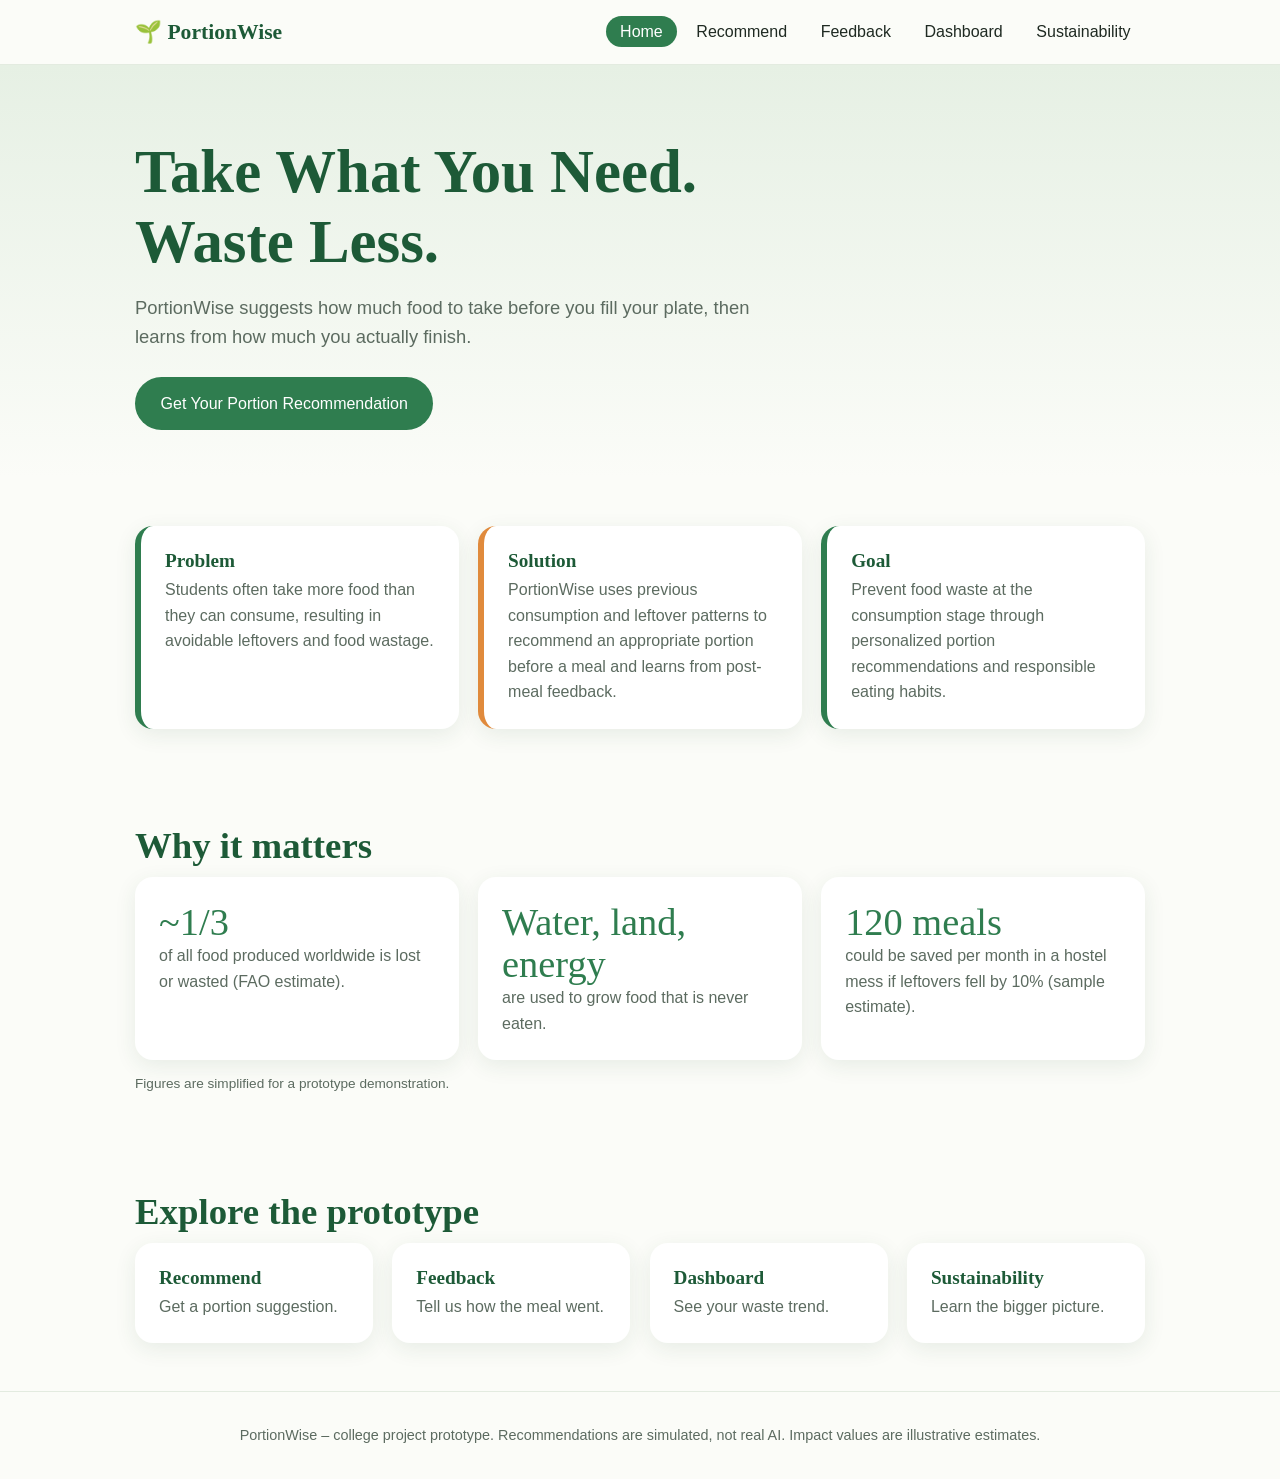
<file: index.html>
<!DOCTYPE html>
<html lang="en"><head><meta charset="UTF-8">
<meta name="viewport" content="width=device-width, initial-scale=1">
<title>Home | PortionWise</title><link rel="stylesheet" href="style.css"></head>
<body>
<nav><div class="wrap nav-in"><a class="logo" href="index.html">🌱 PortionWise</a>
<button class="burger" id="burger" aria-label="Menu">☰</button>
<ul class="links" id="links"><li><a href="index.html" class=active>Home</a></li><li><a href="recommend.html">Recommend</a></li><li><a href="feedback.html">Feedback</a></li><li><a href="dashboard.html">Dashboard</a></li><li><a href="sustainability.html">Sustainability</a></li></ul></div></nav>

<header class="hero"><div class="wrap">
<h1>Take What You Need.<br>Waste Less.</h1>
<p class="lead">PortionWise suggests how much food to take before you fill your plate, then learns from how much you actually finish.</p>
<a class="btn" href="recommend.html">Get Your Portion Recommendation</a></div></header>
<section><div class="wrap">
<div class="three">
<div class="card fade"><h3>Problem</h3><p>Students often take more food than they can consume, resulting in avoidable leftovers and food wastage.</p></div>
<div class="card fade"><h3>Solution</h3><p>PortionWise uses previous consumption and leftover patterns to recommend an appropriate portion before a meal and learns from post-meal feedback.</p></div>
<div class="card fade"><h3>Goal</h3><p>Prevent food waste at the consumption stage through personalized portion recommendations and responsible eating habits.</p></div>
</div></div></section>
<section><div class="wrap"><h2>Why it matters</h2>
<div class="grid">
<div class="card fade"><div class="big">~1/3</div><p>of all food produced worldwide is lost or wasted (FAO estimate).</p></div>
<div class="card fade"><div class="big">Water, land, energy</div><p>are used to grow food that is never eaten.</p></div>
<div class="card fade"><div class="big">120 meals</div><p>could be saved per month in a hostel mess if leftovers fell by 10% (sample estimate).</p></div>
</div>
<p class="note">Figures are simplified for a prototype demonstration.</p></div></section>
<section><div class="wrap"><h2>Explore the prototype</h2><div class="grid">
<a class="card" href="recommend.html"><h3>Recommend</h3><p>Get a portion suggestion.</p></a>
<a class="card" href="feedback.html"><h3>Feedback</h3><p>Tell us how the meal went.</p></a>
<a class="card" href="dashboard.html"><h3>Dashboard</h3><p>See your waste trend.</p></a>
<a class="card" href="sustainability.html"><h3>Sustainability</h3><p>Learn the bigger picture.</p></a></div></div></section>
<footer>PortionWise – college project prototype. Recommendations are simulated, not real AI. Impact values are illustrative estimates.</footer>
<script src="script.js"></script></body></html>
</file>
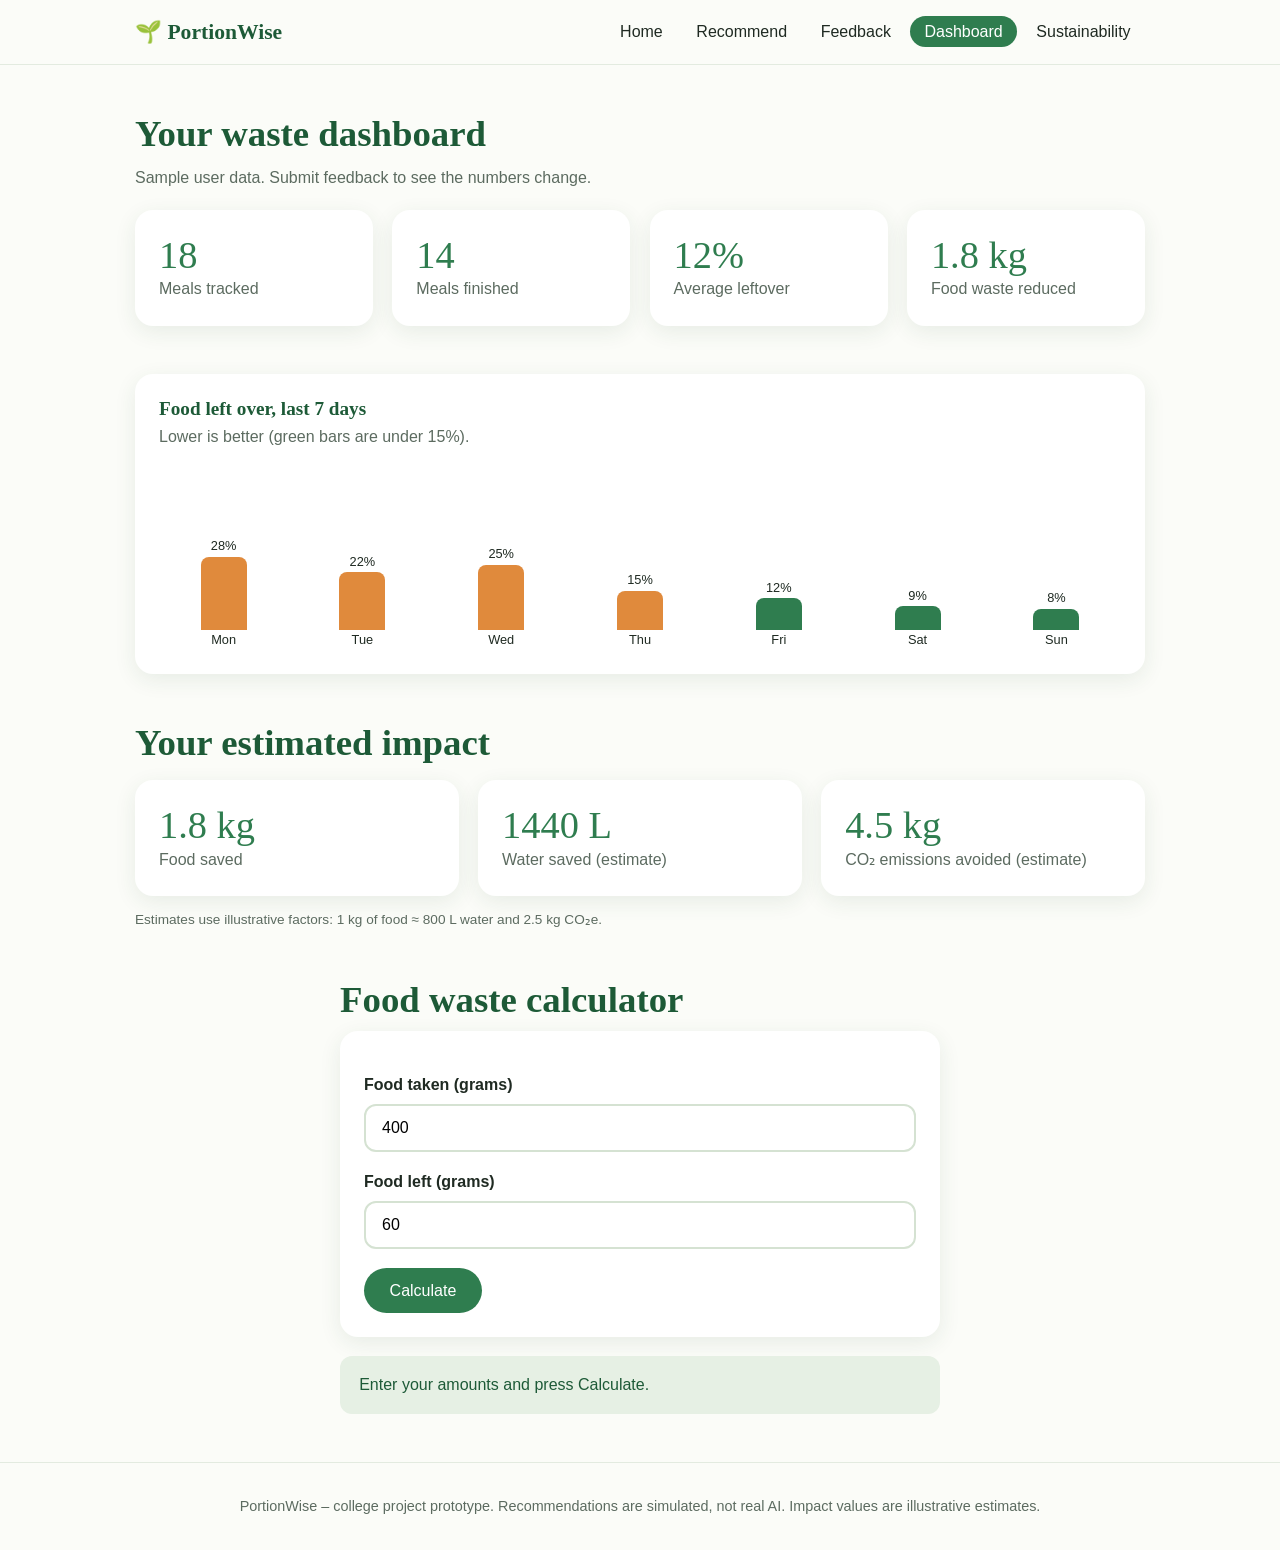
<file: dashboard.html>
<!DOCTYPE html>
<html lang="en"><head><meta charset="UTF-8">
<meta name="viewport" content="width=device-width, initial-scale=1">
<title>Dashboard | PortionWise</title><link rel="stylesheet" href="style.css"></head>
<body>
<nav><div class="wrap nav-in"><a class="logo" href="index.html">🌱 PortionWise</a>
<button class="burger" id="burger" aria-label="Menu">☰</button>
<ul class="links" id="links"><li><a href="index.html">Home</a></li><li><a href="recommend.html">Recommend</a></li><li><a href="feedback.html">Feedback</a></li><li><a href="dashboard.html" class=active>Dashboard</a></li><li><a href="sustainability.html">Sustainability</a></li></ul></div></nav>

<section><div class="wrap"><h2>Your waste dashboard</h2><p>Sample user data. Submit feedback to see the numbers change.</p>
<div class="grid" style="margin-top:1.2rem">
<div class="card"><div class="big" data-stat="mealsTracked"></div><p>Meals tracked</p></div>
<div class="card"><div class="big" data-stat="mealsFinished"></div><p>Meals finished</p></div>
<div class="card"><div class="big" data-stat="averageLeftover"></div><p>Average leftover</p></div>
<div class="card"><div class="big" data-stat="foodSaved"></div><p>Food waste reduced</p></div></div></div></section>
<section style="padding-top:0"><div class="wrap"><div class="card"><h3>Food left over, last 7 days</h3>
<p>Lower is better (green bars are under 15%).</p><div class="chart" id="chart"></div></div></div></section>
<section style="padding-top:0"><div class="wrap"><h2>Your estimated impact</h2>
<div class="grid" style="margin-top:1rem">
<div class="card"><div class="big" id="iFood"></div><p>Food saved</p></div>
<div class="card"><div class="big" id="iWater"></div><p>Water saved (estimate)</p></div>
<div class="card"><div class="big" id="iCo2"></div><p>CO₂ emissions avoided (estimate)</p></div></div>
<p class="note">Estimates use illustrative factors: 1 kg of food ≈ 800 L water and 2.5 kg CO₂e.</p></div></section>
<section style="padding-top:0"><div class="wrap form"><h2>Food waste calculator</h2>
<form id="calcForm" class="card"><label for="taken">Food taken (grams)</label><input id="taken" type="number" min="1" value="400">
<label for="leftG">Food left (grams)</label><input id="leftG" type="number" min="0" value="60">
<p style="margin-top:1.2rem"><button class="btn" type="submit">Calculate</button></p></form>
<div class="msg show" id="calcOut" role="status">Enter your amounts and press Calculate.</div></div></section>
<footer>PortionWise – college project prototype. Recommendations are simulated, not real AI. Impact values are illustrative estimates.</footer>
<script src="script.js"></script></body></html>
</file>
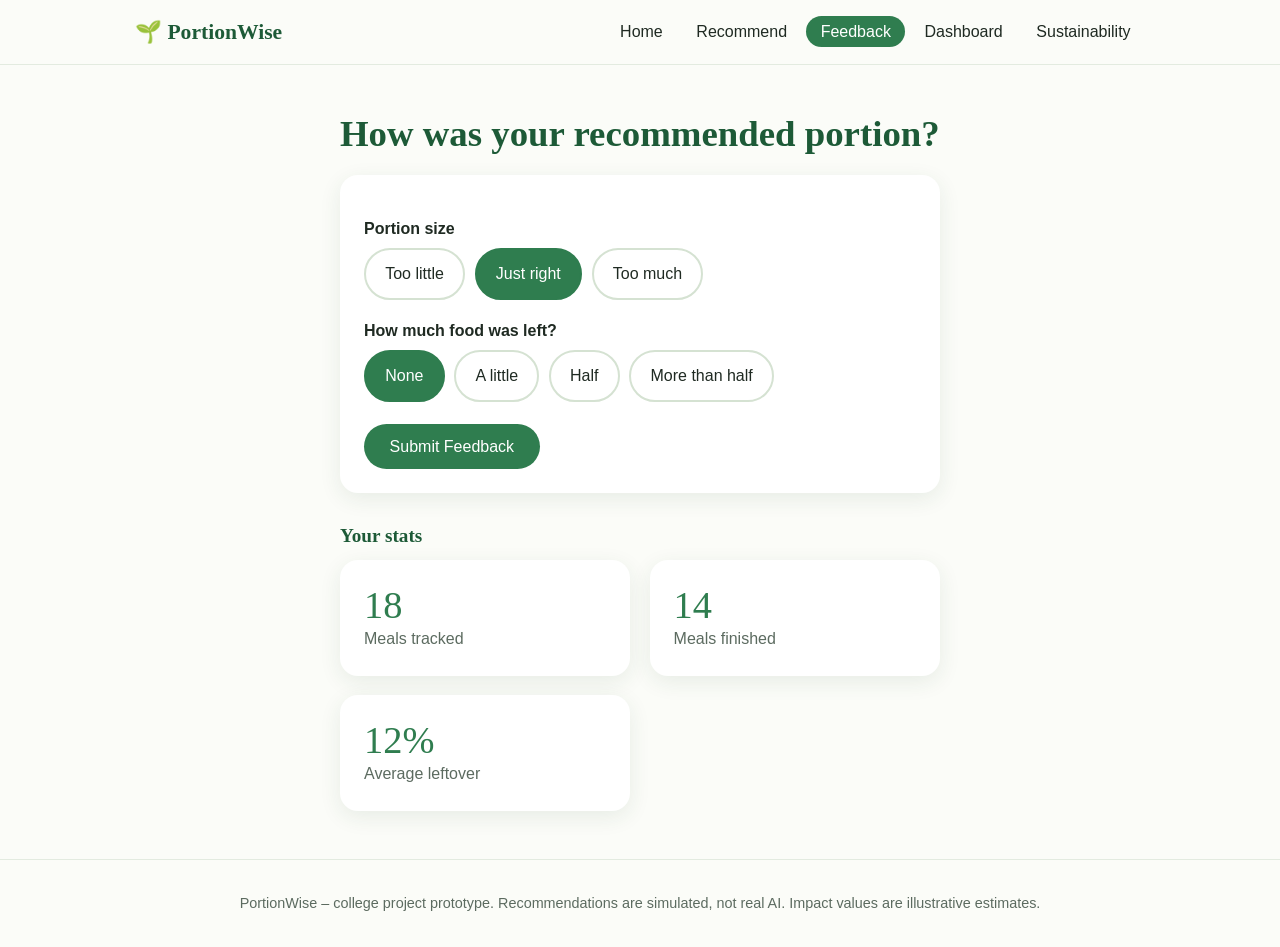
<file: feedback.html>
<!DOCTYPE html>
<html lang="en"><head><meta charset="UTF-8">
<meta name="viewport" content="width=device-width, initial-scale=1">
<title>Feedback | PortionWise</title><link rel="stylesheet" href="style.css"></head>
<body>
<nav><div class="wrap nav-in"><a class="logo" href="index.html">🌱 PortionWise</a>
<button class="burger" id="burger" aria-label="Menu">☰</button>
<ul class="links" id="links"><li><a href="index.html">Home</a></li><li><a href="recommend.html">Recommend</a></li><li><a href="feedback.html" class=active>Feedback</a></li><li><a href="dashboard.html">Dashboard</a></li><li><a href="sustainability.html">Sustainability</a></li></ul></div></nav>

<section><div class="wrap form"><h2>How was your recommended portion?</h2>
<form id="fbForm" class="card" style="margin-top:1.2rem">
<span class="q">Portion size</span><div class="opts">
<input type="radio" name="size" id="s1" value="little"><label for="s1">Too little</label>
<input type="radio" name="size" id="s2" value="right" checked><label for="s2">Just right</label>
<input type="radio" name="size" id="s3" value="much"><label for="s3">Too much</label></div>
<span class="q">How much food was left?</span><div class="opts">
<input type="radio" name="left" id="l1" value="none" checked><label for="l1">None</label>
<input type="radio" name="left" id="l2" value="little"><label for="l2">A little</label>
<input type="radio" name="left" id="l3" value="half"><label for="l3">Half</label>
<input type="radio" name="left" id="l4" value="more"><label for="l4">More than half</label></div>
<p style="margin-top:1.4rem"><button class="btn" type="submit">Submit Feedback</button></p></form>
<div id="fbMsg" class="msg" role="status"></div>
<h3 style="margin-top:2rem">Your stats</h3>
<div class="grid" style="margin-top:.8rem">
<div class="card"><div class="big" data-stat="mealsTracked"></div><p>Meals tracked</p></div>
<div class="card"><div class="big" data-stat="mealsFinished"></div><p>Meals finished</p></div>
<div class="card"><div class="big" data-stat="averageLeftover"></div><p>Average leftover</p></div></div>
</div></section>
<footer>PortionWise – college project prototype. Recommendations are simulated, not real AI. Impact values are illustrative estimates.</footer>
<script src="script.js"></script></body></html>
</file>
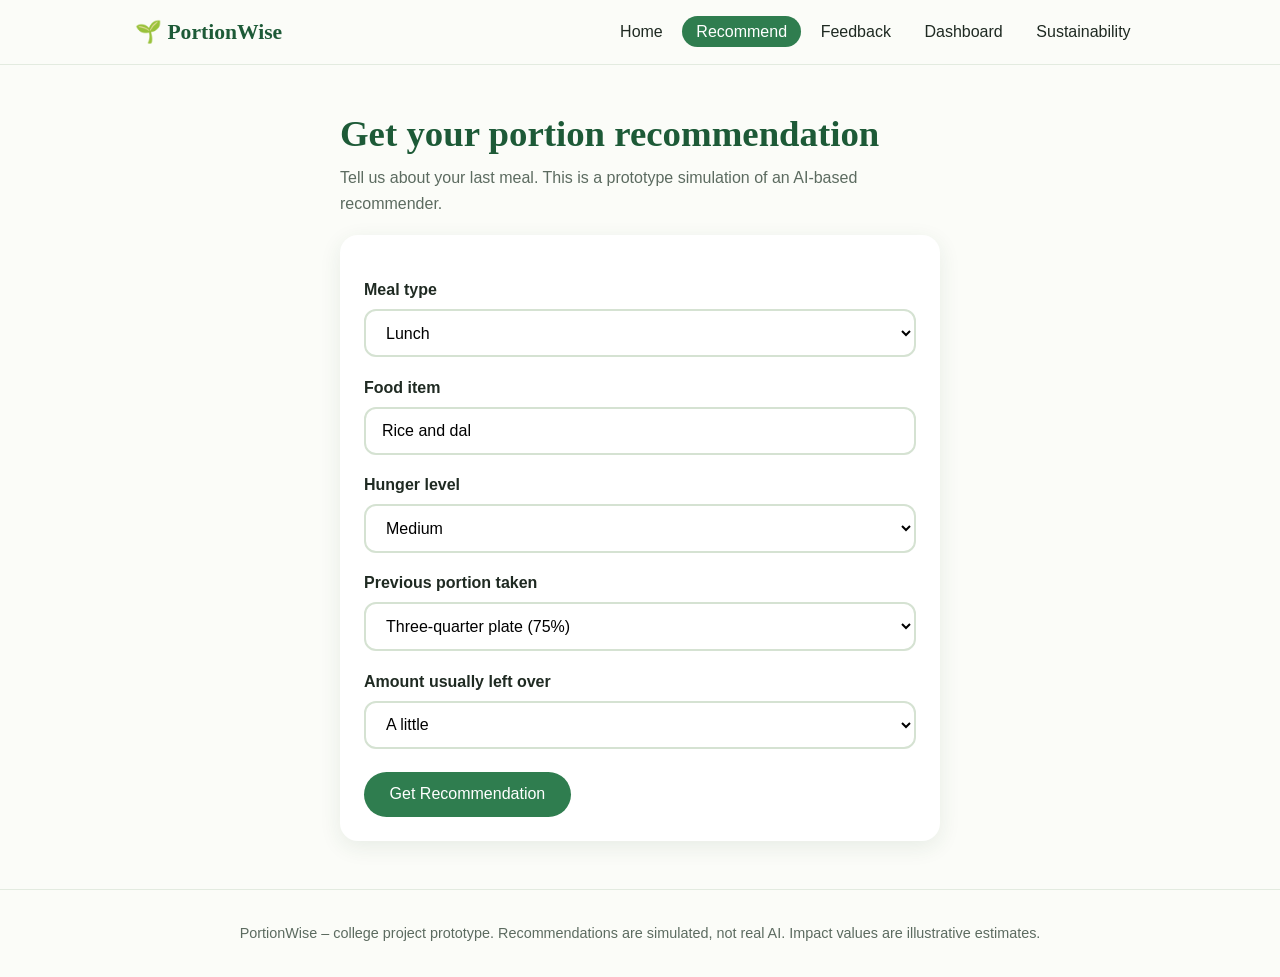
<file: recommend.html>
<!DOCTYPE html>
<html lang="en"><head><meta charset="UTF-8">
<meta name="viewport" content="width=device-width, initial-scale=1">
<title>Recommend | PortionWise</title><link rel="stylesheet" href="style.css"></head>
<body>
<nav><div class="wrap nav-in"><a class="logo" href="index.html">🌱 PortionWise</a>
<button class="burger" id="burger" aria-label="Menu">☰</button>
<ul class="links" id="links"><li><a href="index.html">Home</a></li><li><a href="recommend.html" class=active>Recommend</a></li><li><a href="feedback.html">Feedback</a></li><li><a href="dashboard.html">Dashboard</a></li><li><a href="sustainability.html">Sustainability</a></li></ul></div></nav>

<section><div class="wrap form"><h2>Get your portion recommendation</h2>
<p>Tell us about your last meal. This is a prototype simulation of an AI-based recommender.</p>
<form id="recForm" class="card" style="margin-top:1.2rem">
<label for="meal">Meal type</label>
<select id="meal" name="meal"><option>Breakfast</option><option selected>Lunch</option><option>Dinner</option></select>
<label for="food">Food item</label><input id="food" name="food" value="Rice and dal" required>
<label for="hunger">Hunger level</label>
<select id="hunger" name="hunger"><option value="low">Low</option><option value="medium" selected>Medium</option><option value="high">High</option></select>
<label for="prev">Previous portion taken</label>
<select id="prev" name="prev"><option value="50">Half plate (50%)</option><option value="75" selected>Three-quarter plate (75%)</option><option value="100">Full plate (100%)</option></select>
<label for="left">Amount usually left over</label>
<select id="left" name="left"><option value="0">None</option><option value="15" selected>A little</option><option value="50">Half</option><option value="75">More than half</option></select>
<p style="margin-top:1.4rem"><button class="btn" type="submit">Get Recommendation</button></p></form>
<div id="result" class="card result"><h3 id="recText"></h3>
<div class="ring" id="ring"><span id="ringNum"></span></div>
<div class="bar"><div id="fill"></div></div>
<p id="recWhy"></p><p style="margin-top:1rem"><a class="btn alt" href="feedback.html">Give feedback after your meal</a></p></div>
</div></section>
<footer>PortionWise – college project prototype. Recommendations are simulated, not real AI. Impact values are illustrative estimates.</footer>
<script src="script.js"></script></body></html>
</file>
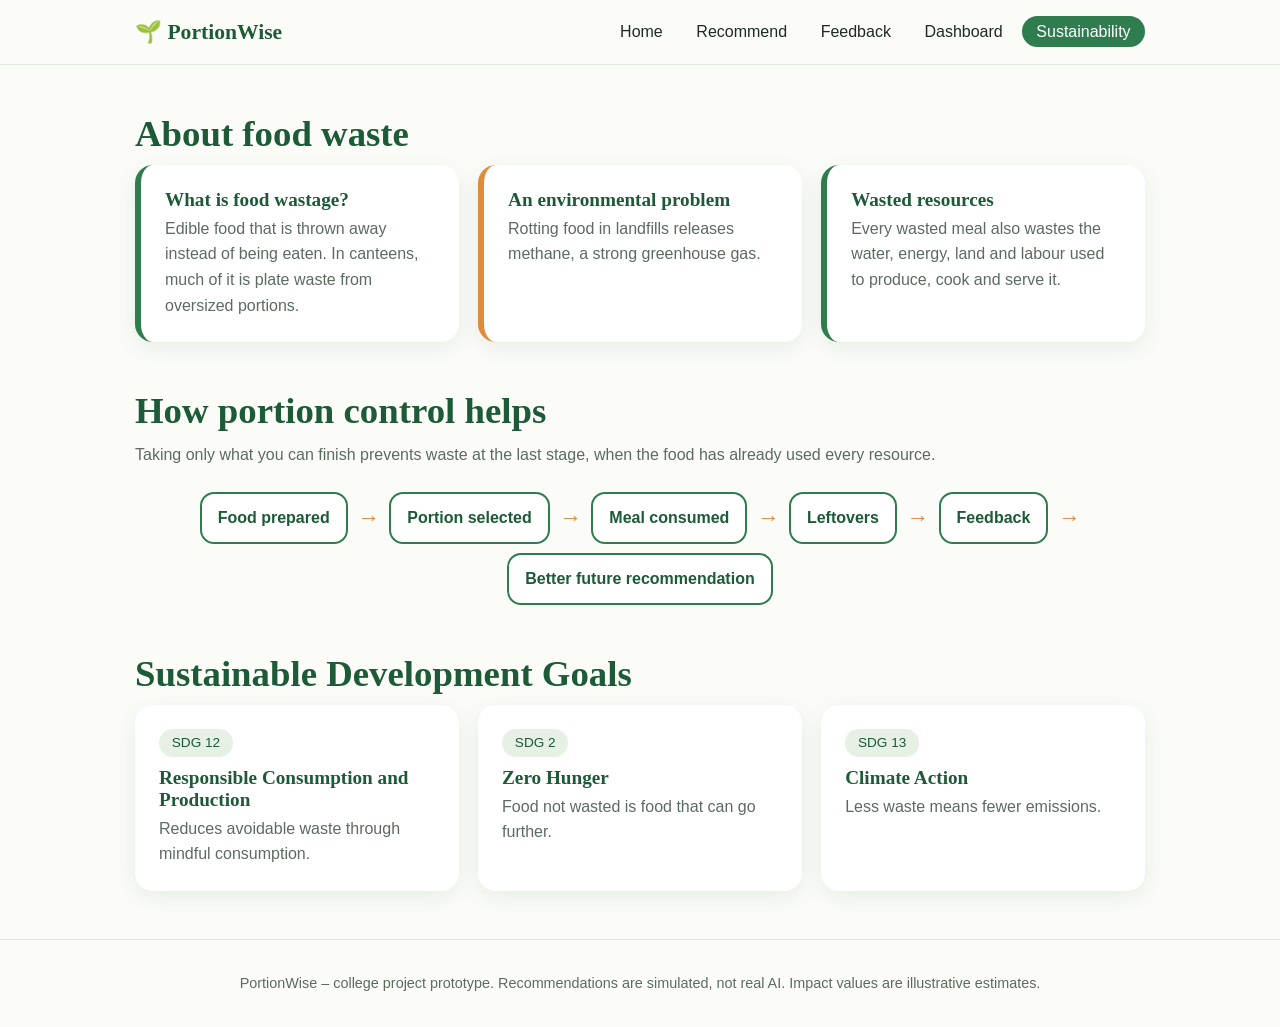
<file: sustainability.html>
<!DOCTYPE html>
<html lang="en"><head><meta charset="UTF-8">
<meta name="viewport" content="width=device-width, initial-scale=1">
<title>Sustainability | PortionWise</title><link rel="stylesheet" href="style.css"></head>
<body>
<nav><div class="wrap nav-in"><a class="logo" href="index.html">🌱 PortionWise</a>
<button class="burger" id="burger" aria-label="Menu">☰</button>
<ul class="links" id="links"><li><a href="index.html">Home</a></li><li><a href="recommend.html">Recommend</a></li><li><a href="feedback.html">Feedback</a></li><li><a href="dashboard.html">Dashboard</a></li><li><a href="sustainability.html" class=active>Sustainability</a></li></ul></div></nav>

<section><div class="wrap"><h2>About food waste</h2>
<div class="three">
<div class="card fade"><h3>What is food wastage?</h3><p>Edible food that is thrown away instead of being eaten. In canteens, much of it is plate waste from oversized portions.</p></div>
<div class="card fade"><h3>An environmental problem</h3><p>Rotting food in landfills releases methane, a strong greenhouse gas.</p></div>
<div class="card fade"><h3>Wasted resources</h3><p>Every wasted meal also wastes the water, energy, land and labour used to produce, cook and serve it.</p></div></div></div></section>
<section style="padding-top:0"><div class="wrap"><h2>How portion control helps</h2>
<p>Taking only what you can finish prevents waste at the last stage, when the food has already used every resource.</p>
<div class="flow" style="margin-top:1.5rem"><span class="step">Food prepared</span><span class="arrow">→</span><span class="step">Portion selected</span><span class="arrow">→</span><span class="step">Meal consumed</span><span class="arrow">→</span><span class="step">Leftovers</span><span class="arrow">→</span><span class="step">Feedback</span><span class="arrow">→</span><span class="step">Better future recommendation</span></div></div></section>
<section style="padding-top:0"><div class="wrap"><h2>Sustainable Development Goals</h2><div class="grid">
<div class="card"><span class="tag">SDG 12</span><h3 style="margin-top:.6rem">Responsible Consumption and Production</h3><p>Reduces avoidable waste through mindful consumption.</p></div>
<div class="card"><span class="tag">SDG 2</span><h3 style="margin-top:.6rem">Zero Hunger</h3><p>Food not wasted is food that can go further.</p></div>
<div class="card"><span class="tag">SDG 13</span><h3 style="margin-top:.6rem">Climate Action</h3><p>Less waste means fewer emissions.</p></div></div></div></section>
<footer>PortionWise – college project prototype. Recommendations are simulated, not real AI. Impact values are illustrative estimates.</footer>
<script src="script.js"></script></body></html>
</file>
<file: style.css>
/* PortionWise – shared styles. Colours are CSS variables so the theme is easy to change. */
:root{--leaf:#2f7d4f;--leaf-dark:#1d5a37;--sage:#e6f0e4;--paper:#fbfcf8;--ink:#1f2a22;--muted:#5c6b60;--carrot:#e08a3c;--radius:18px;--shadow:0 6px 22px rgba(31,74,49,.09)}
*{box-sizing:border-box;margin:0;padding:0}
html{scroll-behavior:smooth}
body{font-family:"Trebuchet MS","Segoe UI",sans-serif;background:var(--paper);color:var(--ink);line-height:1.6;overflow-x:hidden}
h1,h2,h3{font-family:Georgia,"Times New Roman",serif;line-height:1.15;color:var(--leaf-dark)}
h1{font-size:clamp(2.2rem,6vw,3.8rem)} h2{font-size:clamp(1.6rem,4vw,2.3rem);margin-bottom:.6rem} h3{font-size:1.2rem;margin-bottom:.3rem}
p{color:var(--muted)} a{color:inherit;text-decoration:none}
.wrap{max-width:1050px;margin:0 auto;padding:0 1.25rem}
section{padding:3rem 0}
:focus-visible{outline:3px solid var(--carrot);outline-offset:2px}

/* Navigation */
nav{position:sticky;top:0;z-index:10;background:rgba(251,252,248,.94);backdrop-filter:blur(8px);border-bottom:1px solid #e3ebe0}
.nav-in{display:flex;align-items:center;justify-content:space-between;height:64px}
.logo{font-family:Georgia,serif;font-weight:bold;font-size:1.35rem;color:var(--leaf-dark)}
.links{display:flex;gap:.3rem;list-style:none}
.links a{padding:.45rem .9rem;border-radius:99px;transition:.2s}
.links a:hover{background:var(--sage)} .links a.active{background:var(--leaf);color:#fff}
.burger{display:none;background:none;border:0;font-size:1.7rem;cursor:pointer;color:var(--leaf-dark)}

/* Buttons, cards, grids */
.btn{display:inline-block;background:var(--leaf);color:#fff;border:0;padding:.85rem 1.6rem;border-radius:99px;font-size:1rem;cursor:pointer;transition:.2s;font-family:inherit}
.btn:hover{background:var(--leaf-dark);transform:translateY(-2px);box-shadow:var(--shadow)}
.btn.alt{background:var(--carrot)}
.card{background:#fff;border-radius:var(--radius);padding:1.5rem;box-shadow:var(--shadow);transition:.25s}
.card:hover{transform:translateY(-4px)}
.grid{display:grid;gap:1.2rem;grid-template-columns:repeat(auto-fit,minmax(210px,1fr))}
.big{font-family:Georgia,serif;font-size:2.4rem;color:var(--leaf);line-height:1.1}
.tag{display:inline-block;background:var(--sage);color:var(--leaf-dark);padding:.2rem .8rem;border-radius:99px;font-size:.85rem}
.note{font-size:.85rem;color:var(--muted);margin-top:.8rem}

/* Hero */
.hero{padding:4.5rem 0 3rem;background:linear-gradient(180deg,var(--sage),var(--paper))}
.hero p.lead{font-size:1.15rem;max-width:620px;margin:1rem 0 1.6rem}
.three{display:grid;gap:1.2rem;grid-template-columns:repeat(auto-fit,minmax(260px,1fr))}
.three .card{border-left:6px solid var(--leaf)} .three .card:nth-child(2){border-color:var(--carrot)}

/* Forms */
.form{max-width:640px;margin:0 auto}
label,.q{display:block;font-weight:bold;margin:1.1rem 0 .4rem;color:var(--ink)}
input,select{width:100%;padding:.8rem 1rem;border:2px solid #d5e2d2;border-radius:12px;font-size:1rem;font-family:inherit;background:#fff}
input:focus,select:focus{border-color:var(--leaf);outline:0}
.opts{display:flex;flex-wrap:wrap;gap:.6rem}
.opts input{position:absolute;opacity:0;width:0}
.opts label{margin:0;font-weight:normal;padding:.7rem 1.2rem;border:2px solid #d5e2d2;border-radius:99px;cursor:pointer;background:#fff;transition:.2s}
.opts input:checked+label{background:var(--leaf);color:#fff;border-color:var(--leaf)}
.opts input:focus-visible+label{outline:3px solid var(--carrot)}
.opts label:hover{border-color:var(--leaf)}

/* Recommendation result */
.result{display:none;text-align:center;margin-top:1.5rem}
.result.show{display:block;animation:pop .4s}
.ring{width:170px;height:170px;border-radius:50%;margin:1rem auto;display:grid;place-items:center;background:conic-gradient(var(--leaf) calc(var(--p)*1%),var(--sage) 0);transition:--p 1s}
.ring span{width:130px;height:130px;border-radius:50%;background:#fff;display:grid;place-items:center;font:bold 2rem Georgia,serif;color:var(--leaf-dark)}
.bar{height:16px;background:var(--sage);border-radius:99px;overflow:hidden;margin:.8rem 0}
.bar div{height:100%;width:0;background:var(--leaf);border-radius:99px;transition:width 1s ease}
.msg{display:none;margin-top:1.2rem;padding:1rem 1.2rem;border-radius:12px;background:var(--sage);color:var(--leaf-dark)}
.msg.show{display:block;animation:pop .4s}
@keyframes pop{from{opacity:0;transform:scale(.96)}to{opacity:1;transform:none}}
@property --p{syntax:"<number>";inherits:true;initial-value:0}

/* Chart (pure CSS bars, height set by JS) */
.chart{display:flex;align-items:flex-end;gap:.6rem;height:200px;padding-top:1rem}
.col{flex:1;display:flex;flex-direction:column;justify-content:flex-end;align-items:center;height:100%;font-size:.8rem;min-width:0}
.col i{display:block;width:100%;max-width:46px;background:var(--carrot);border-radius:8px 8px 0 0;height:0;transition:height 1s ease}
.col i.low{background:var(--leaf)}

/* Sustainability flow */
.flow{display:flex;flex-wrap:wrap;gap:.6rem;align-items:center;justify-content:center}
.flow .step{background:#fff;border:2px solid var(--leaf);border-radius:14px;padding:.7rem 1rem;font-weight:bold;color:var(--leaf-dark)}
.flow .arrow{color:var(--carrot);font-size:1.4rem}
footer{text-align:center;padding:2rem 1rem;color:var(--muted);font-size:.9rem;border-top:1px solid #e3ebe0}
.fade{opacity:0;transform:translateY(14px);transition:.6s} .fade.in{opacity:1;transform:none}

/* Mobile */
@media(max-width:760px){
 .burger{display:block}
 .links{display:none;position:absolute;top:64px;left:0;right:0;flex-direction:column;background:var(--paper);padding:.8rem 1.25rem 1rem;border-bottom:1px solid #e3ebe0}
 .links.open{display:flex} .links a{display:block}
 section{padding:2.2rem 0} .hero{padding:3rem 0 2rem}
 .opts label{flex:1 1 40%;text-align:center}
}
@media(prefers-reduced-motion:reduce){*{transition:none!important;animation:none!important}.fade{opacity:1;transform:none}}
</file>
